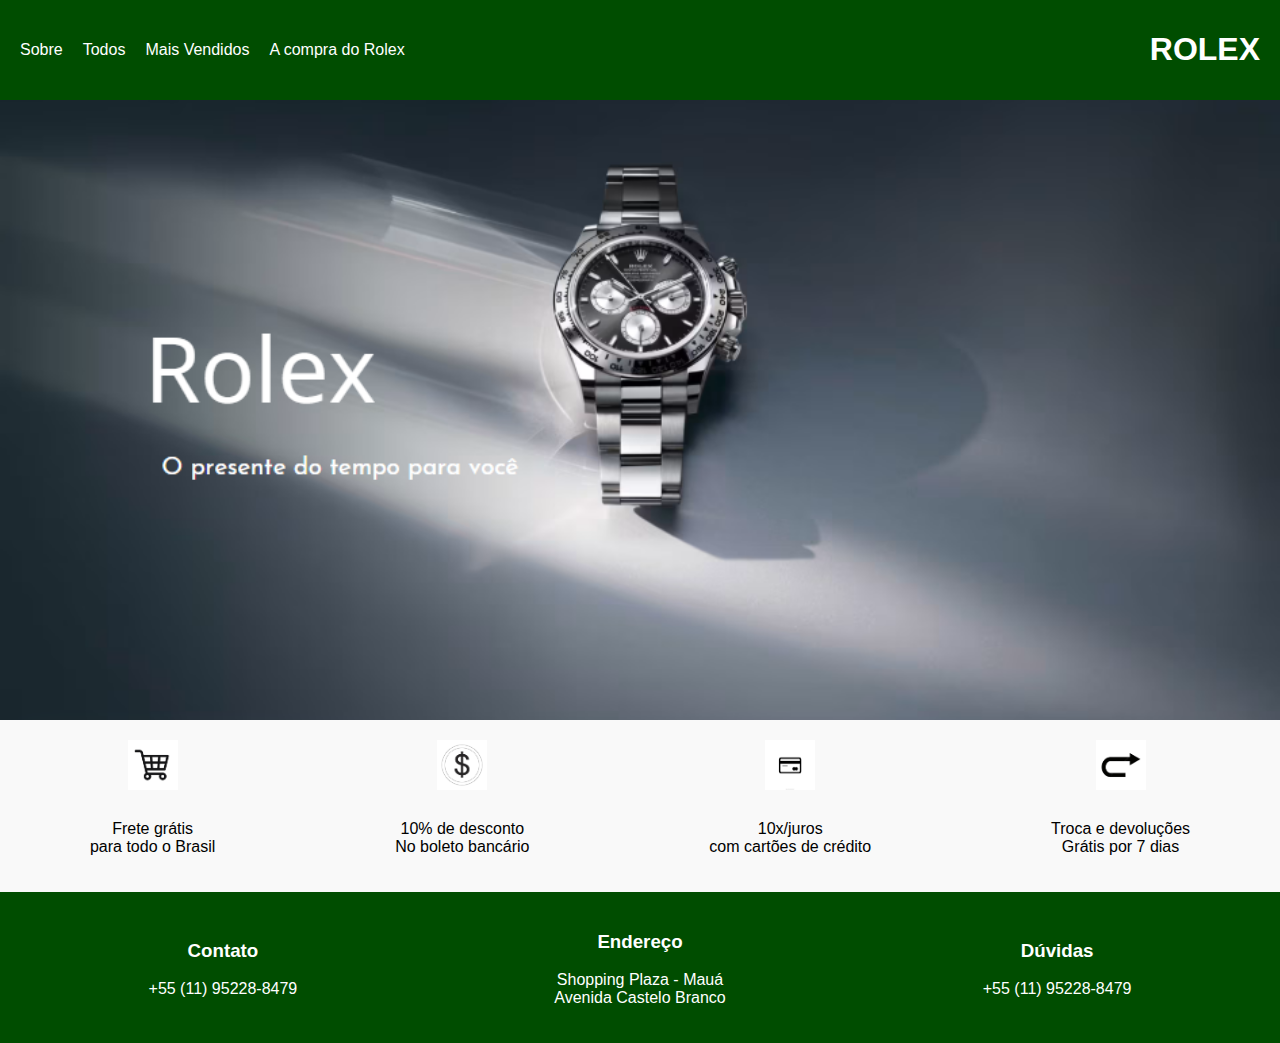
<file: index.html>
<!DOCTYPE html>
<html lang="pt-BR">
<head>
    <meta charset="UTF-8">
    <meta name="viewport" content="width=device-width, initial-scale=1.0">
    <title>Rolex - Página Inicial</title>
    <link rel="stylesheet" href="style/styles.css">
</head>
<body>

    <header>
        <nav class="navbar">
            <ul class="menu">
                <li><a href="sobre.html">Sobre</a></li>
                <li><a href="Todos.html">Todos</a></li>
                <li><a href="Mais vendidos.html">Mais Vendidos</a></li>
                <li><a href="Compra.html">A compra do Rolex</a></li>
            </ul>
            <div class="logo">
                <h1>ROLEX</h1>
            </div>
         
          
            
        </nav>
    </header>

   
    <section class="banner">
       
    </section>

    <section class="benefits">
        <div class="benefit-item"> 
            <img src="img/carrinho.png" alt="Frete Grátis">
            <p>Frete grátis<br>para todo o Brasil</p>
        </div>
        <div class="benefit-item">
            <img src="img/cifrão.png" alt="10% de desconto">
            <p>10% de desconto<br>No boleto bancário</p>
        </div>
        <div class="benefit-item">
            <img src="img/cartão.png" alt="10x sem juros">
            <p>10x/juros<br>com cartões de crédito</p>
        </div>
        <div class="benefit-item">
            <img src="img/Seta.png" alt="Trocas e devoluções">
            <p>Troca e devoluções<br>Grátis por 7 dias</p>
        </div>
    </section>

   

    <footer>
        <div class="footer-section">
            <h3>Contato</h3>
            <p> +55 (11) 95228-8479</p>
        </div>
        <div class="footer-section">
            <h3>Endereço</h3>
            <p>Shopping Plaza - Mauá<br>Avenida Castelo Branco</p>
        </div>
        <div class="footer-section">
            <h3>Dúvidas</h3>
            <p> +55 (11) 95228-8479</p>
        </div>
        
    </footer>
</body>
</html>
</file>
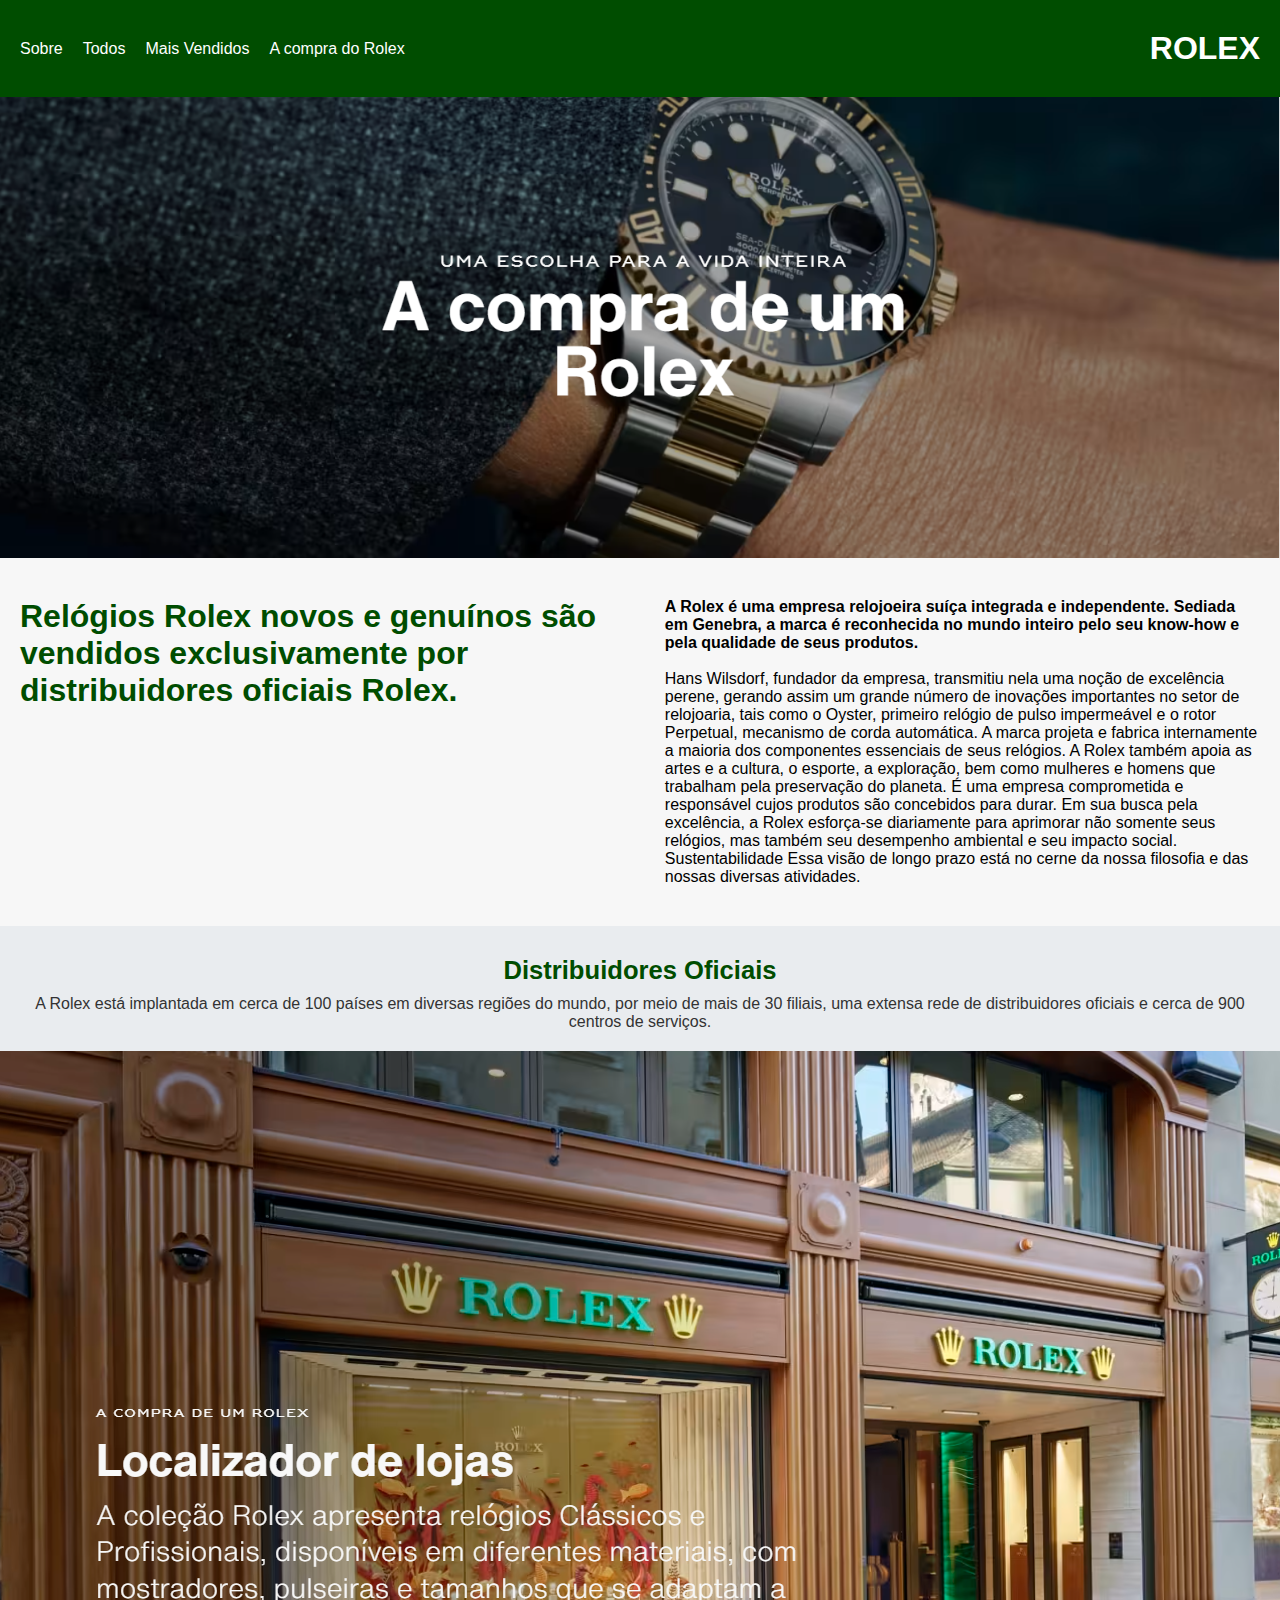
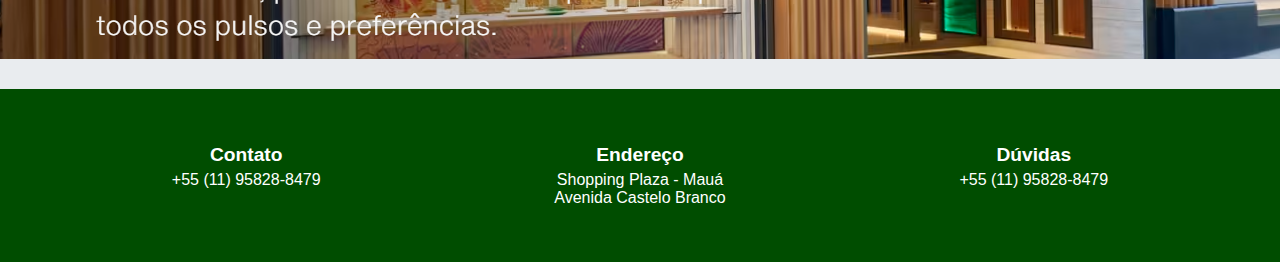
<file: Compra.html>
<!DOCTYPE html>
<html lang="pt-BR">
<head>
    <meta charset="UTF-8">
    <meta name="viewport" content="width=device-width, initial-scale=1.0">
    <title>Compra de um Rolex</title>
    <link rel="stylesheet" href="style/Compra.css">
</head>
<body>
   
    <header>
        <nav class="navbar">
            <ul class="menu">
                <li><a href="sobre.html">Sobre</a></li>
                <li><a href="Todos.html">Todos</a></li>
                <li><a href="Mais vendidos.html">Mais Vendidos</a></li>
                <li><a href="#compra">A compra do Rolex</a></li>
            </ul>
            <div class="image-container">
                <a href="index.html">
                <h1>ROLEX</h1>
                </a>
            </div>
         
        </nav>
    </header>

    <section class="banner">
       <img src="img/ComprarRolex.png" alt="Comprando um Rolex">
    </section>

    
    <section class="about">
        <div class="text-left">
            <h1>Relógios Rolex novos e genuínos são vendidos exclusivamente por distribuidores oficiais Rolex.
            </h1>
        </div>
        <div class="text-right">
            <strong>A Rolex é uma empresa relojoeira suíça integrada e independente. Sediada em Genebra, a marca é reconhecida no mundo inteiro pelo seu know-how e pela qualidade de seus produtos.</strong>
            <br><br>
            <p>Hans Wilsdorf, fundador da empresa, transmitiu nela uma noção de excelência perene, gerando assim um grande número de inovações importantes no setor de relojoaria, tais como o Oyster, primeiro relógio de pulso impermeável e o rotor Perpetual, mecanismo de corda automática. A marca projeta e fabrica internamente a maioria dos componentes essenciais de seus relógios. A Rolex também apoia as artes e a cultura, o esporte, a exploração, bem como mulheres e homens que trabalham pela preservação do planeta. É uma empresa comprometida e responsável cujos produtos são concebidos para durar. Em sua busca pela excelência, a Rolex esforça-se diariamente para aprimorar não somente seus relógios, mas também seu desempenho ambiental e seu impacto social.

                Sustentabilidade
                Essa visão de longo prazo está no cerne da nossa filosofia e das nossas diversas atividades.
                </p>
        </div>
    </section>

    
    <section class="official-distributors">
        <h2>Distribuidores Oficiais</h2>
        <p>
            A Rolex está implantada em cerca de 100 países em diversas regiões do mundo, por meio de mais de 30 filiais,
            uma extensa rede de distribuidores oficiais e cerca de 900 centros de serviços.
        </p>
        <div class="images">
            <img src="img/bannerOutro.png" alt="Distribuidor Oficial 1">
        </div>
    </section>

    
    <footer class="footer">
        <div>
            <h3>Contato</h3>
            <p>+55 (11) 95828-8479</p>
        </div>
        <div>
            <h3>Endereço</h3>
            <p>Shopping Plaza - Mauá<br>Avenida Castelo Branco</p>
        </div>
        <div>
            <h3>Dúvidas</h3>
            <p>+55 (11) 95828-8479</p>
        </div>
    </footer>
</body>
</html>
</file>
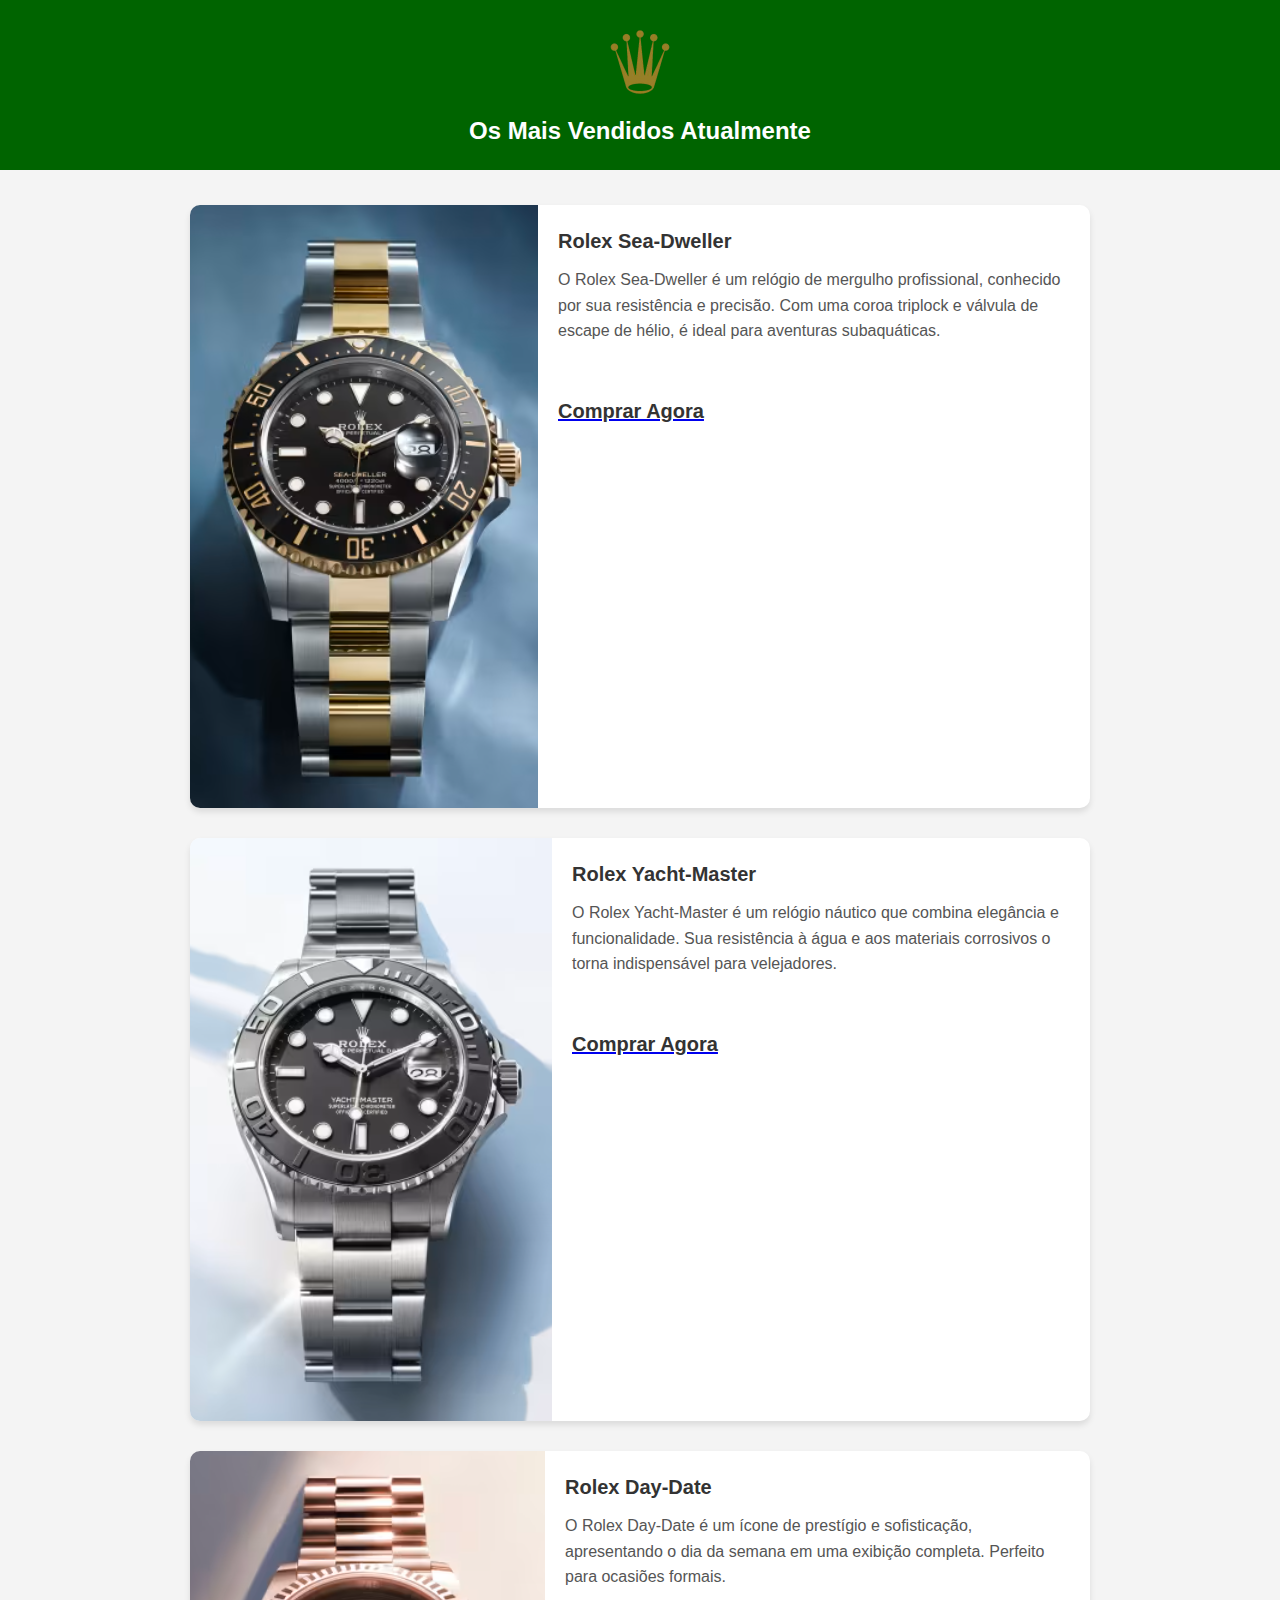
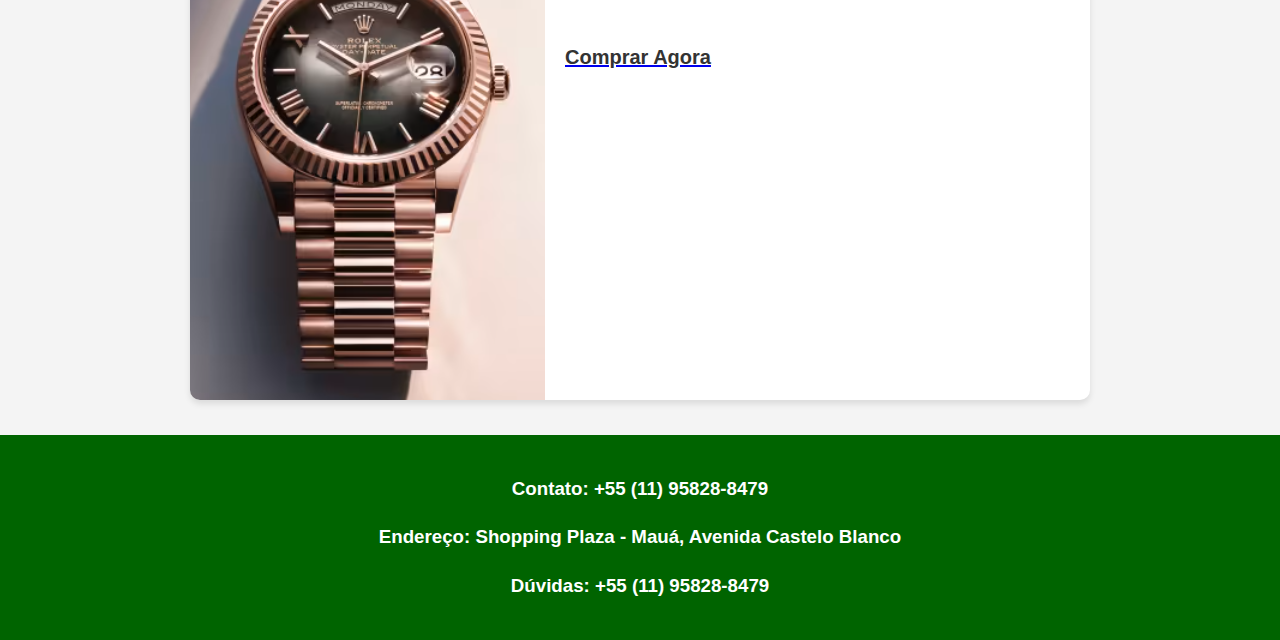
<file: Mais vendidos.html>
<!DOCTYPE html>
<html lang="pt-BR">
<head>
    <meta charset="UTF-8">
    <meta name="viewport" content="width=device-width, initial-scale=1.0">
    <title>Os Mais Vendidos</title>
    <link rel="stylesheet" href="style/Mais vendidos.css">
</head>
<body>
    <header>
        <div class="coroa">
            <a href="index.html">
            <img src="img/Coroa.png">
            </a>
        </div>
              <h1>Os Mais Vendidos Atualmente</h1>
    </header>

    <div class="container">
        <div class="card">
            <img src="img/Sea-Dweller.png" alt="Rolex Sea-Dweller">
            <div class="card-content">
                <h2>Rolex Sea-Dweller</h2>
                <p>O Rolex Sea-Dweller é um relógio de mergulho profissional, conhecido por sua resistência e precisão. Com uma coroa triplock e válvula de escape de hélio, é ideal para aventuras subaquáticas.</p>
                <br><br>
                <a href="Pagamento.html">
                <h2>Comprar Agora</h2>
                </a>
            </div>
        </div>

        <div class="card">
            <img src="img/Tacht-Master.png" alt="Rolex Yacht-Master">
            <div class="card-content">
                <h2>Rolex Yacht-Master</h2>
                <p>O Rolex Yacht-Master é um relógio náutico que combina elegância e funcionalidade. Sua resistência à água e aos materiais corrosivos o torna indispensável para velejadores.</p>
                <br><br>
                <a href="Pagamento.html">
                <h2>Comprar Agora</h2>
                </a>
            </div>
        </div>

        <div class="card">
            <img src="img/Day-Date.png" alt="Rolex Day-Date">
            <div class="card-content">
                <h2>Rolex Day-Date</h2>
                <p>O Rolex Day-Date é um ícone de prestígio e sofisticação, apresentando o dia da semana em uma exibição completa. Perfeito para ocasiões formais.</p>
                <br><br>
                <a href="Pagamento.html">
                <h2>Comprar Agora</h2>
                </a>
            </div>
        </div>
    </div>

    <footer>
        <div class="footer">
            <h3>Contato: +55 (11) 95828-8479</h3>
            <h3>Endereço: Shopping Plaza - Mauá,
                Avenida Castelo Blanco</h3>
            <h3>Dúvidas: +55 (11) 95828-8479</h3>
        </div>
    </footer>
</body>
</html>
</file>
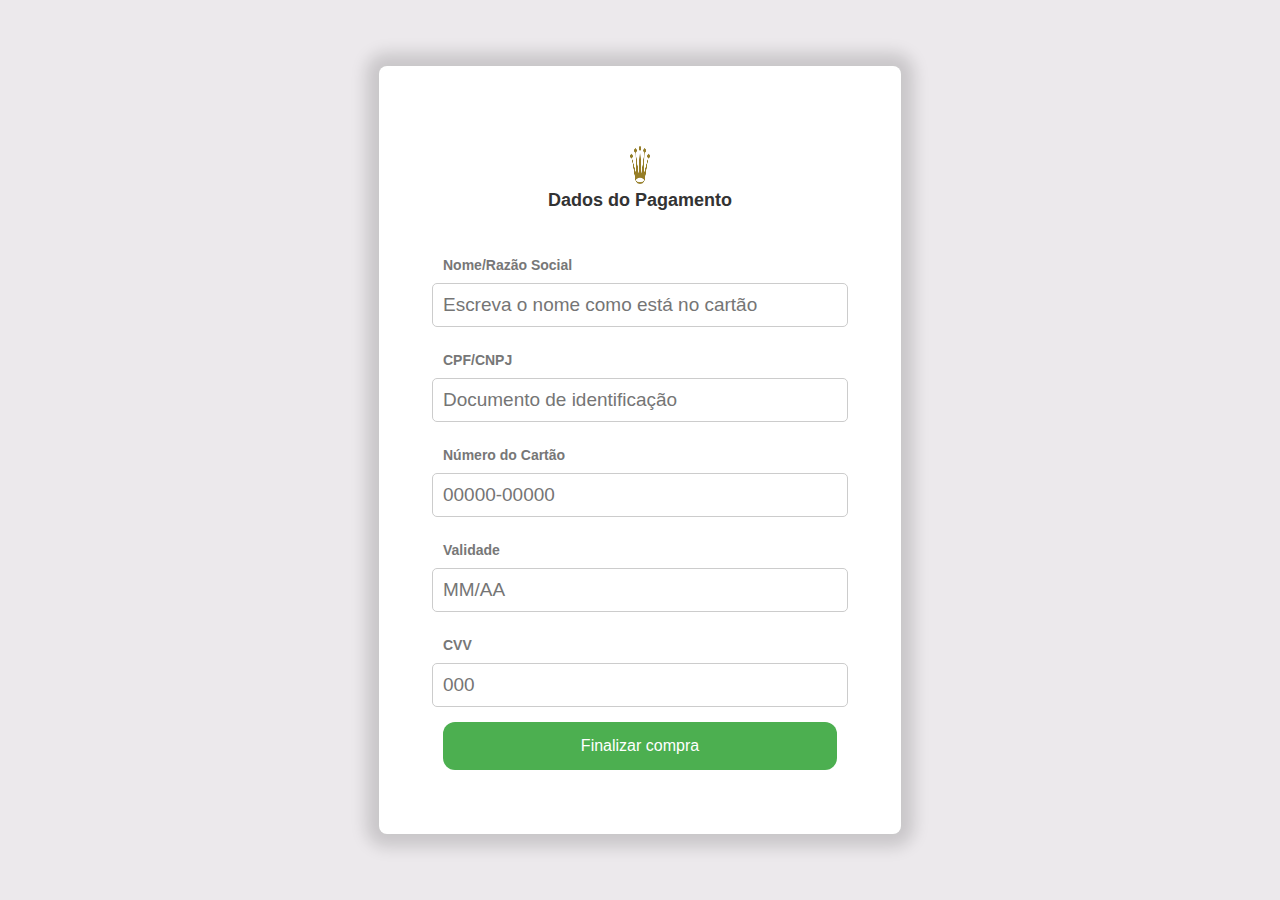
<file: Pagamento.html>
<!DOCTYPE html>
<html lang="pt-br">
<head>
  <meta charset="UTF-8">
  <meta name="viewport" content="width=device-width, initial-scale=1.0">
  <link rel="stylesheet" href="style/Pagamento.css">
  <title>Dados do Pagamento</title>
</head>
<div class="payment-container">
    
    <div class="back-button" onclick="window.history.back();">
      <div class="image-container">
        <a href="index.html">
      <img src="img/Coroa.png" alt="Ícone de coroa" class="coroa-icon"></a>
      </div>
    </div>
    
<body>
  <div class="payment-container">
    <form>
      <h2>Dados do Pagamento</h2>
      <hr />
      <label for="nome">Nome/Razão Social</label>
      <input type="text" id="nome" placeholder="Escreva o nome como está no cartão" />
      <label for="cpf-pagamento">CPF/CNPJ</label>
      <input type="text" id="cpf-pagamento" placeholder="Documento de identificação" />
      <label for="cartao">Número do Cartão</label>
      <input type="text" id="cartao" placeholder="00000-00000" />
      <label for="validade">Validade</label>
      <input type="text" id="validade" placeholder="MM/AA" />
      <label for="cvv">CVV</label>
      <input type="text" id="cvv" placeholder="000" />
      <button class="btn-pulsante">Finalizar compra</button>
    </form>

    

  </div>

</body>
</html>
</file>
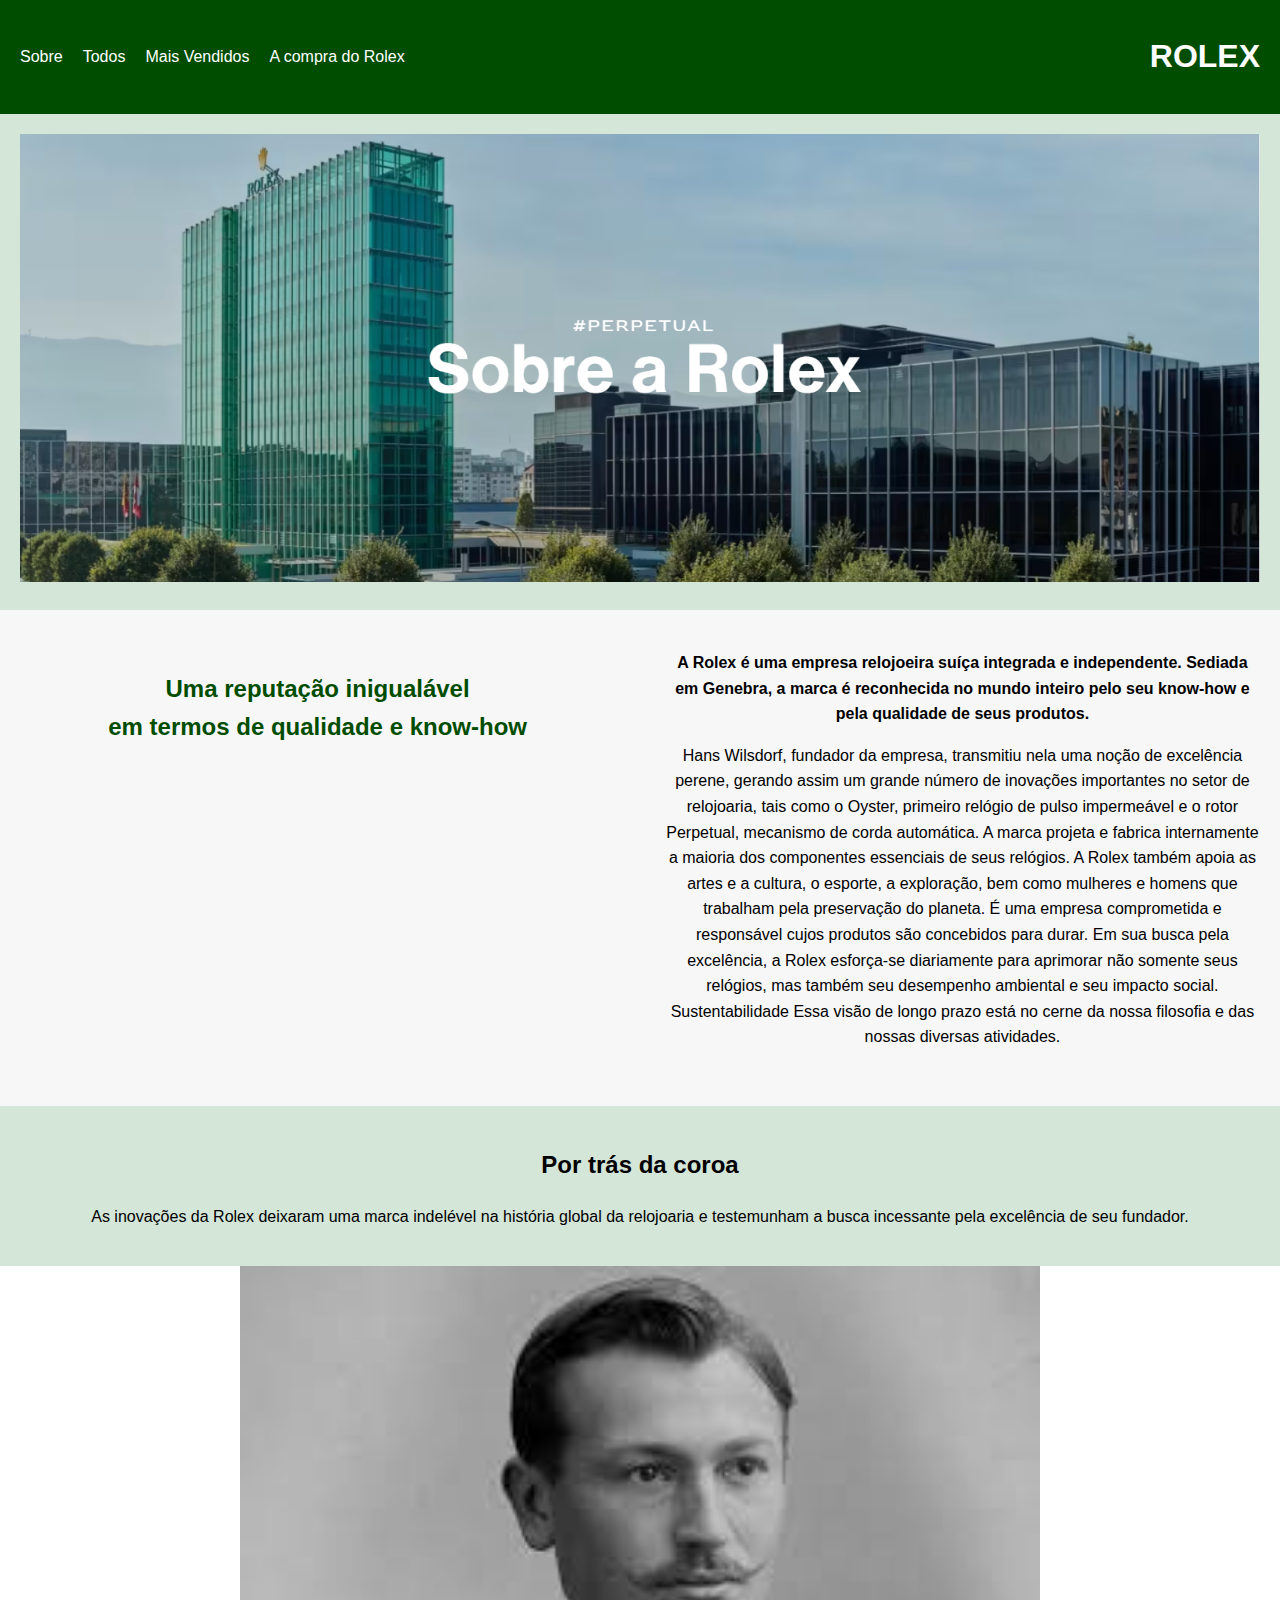
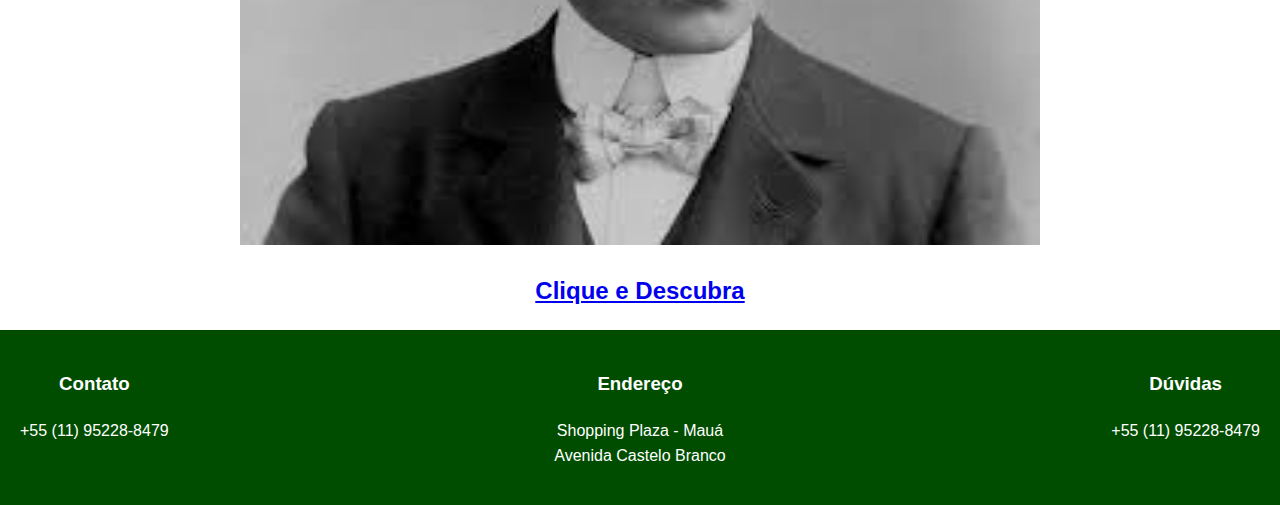
<file: sobre.html>
<!DOCTYPE html>
<html lang="pt-BR">
<head>
    <meta charset="UTF-8">
    <meta name="viewport" content="width=device-width, initial-scale=1.0">
    <title>Sobre a Rolex</title>
    <link rel="stylesheet" href="style/sobre.css">
</head>
<body>
  <center>
    <header>
        <nav class="navbar">
            <ul class="menu">
                <li><a href="#sobre">Sobre</a></li>
                <li><a href="Todos.html">Todos</a></li>
                <li><a href="Mais vendidos.html">Mais Vendidos</a></li>
                <li><a href="Compra.html">A compra do Rolex</a></li>
            </ul>
            <div class="image-container">
                <a href="index.html">
                <h1>ROLEX</h1>
                </a>
            </div>

        </nav>
    </header>

   
    <section class="main-banner">
        <img src="img/Sobre.png" alt="Prédio Rolex">
    </section>

   
    <section class="about">
        <div class="text-left">
            <h2>Uma reputação inigualável<br>em termos de qualidade e know-how</h2>
        </div>
        <div class="text-right">
            <strong>A Rolex é uma empresa relojoeira suíça integrada e independente. Sediada em Genebra, a marca é reconhecida no mundo inteiro pelo seu know-how e pela qualidade de seus produtos.</strong>
            <p>Hans Wilsdorf, fundador da empresa, transmitiu nela uma noção de excelência perene, gerando assim um grande número de inovações importantes no setor de relojoaria, tais como o Oyster, primeiro relógio de pulso impermeável e o rotor Perpetual, mecanismo de corda automática. A marca projeta e fabrica internamente a maioria dos componentes essenciais de seus relógios. A Rolex também apoia as artes e a cultura, o esporte, a exploração, bem como mulheres e homens que trabalham pela preservação do planeta. É uma empresa comprometida e responsável cujos produtos são concebidos para durar. Em sua busca pela excelência, a Rolex esforça-se diariamente para aprimorar não somente seus relógios, mas também seu desempenho ambiental e seu impacto social.

                Sustentabilidade
                Essa visão de longo prazo está no cerne da nossa filosofia e das nossas diversas atividades.
                </p>
        </div>
    </section>

    <div class="main-banner">
        <h2>Por trás da coroa</h2>
        <p>As inovações da Rolex deixaram uma marca indelével na história global da relojoaria e testemunham a busca incessante pela excelência de seu fundador.</p>
    </div>

    <section class="logo">      
        <img src="img/Criador.png" alt="Hans Wilsdorf">

        <div class="efeito">
            <a href="video.html"><h2>Clique e Descubra</h2></a>
                
        </div>
    </section>

    
    <footer>
        <div class="footer-section">
            <h3>Contato</h3>
            <p> +55 (11) 95228-8479</p>
        </div>
        <div class="footer-section">
            <h3>Endereço</h3>
            <p>Shopping Plaza - Mauá<br>Avenida Castelo Branco</p>
        </div>
        <div class="footer-section">
            <h3>Dúvidas</h3>
            <p> +55 (11) 95228-8479</p>
            <br>
           
        </div>
        

    </center>
    </footer>

</body>
</html>
</file>
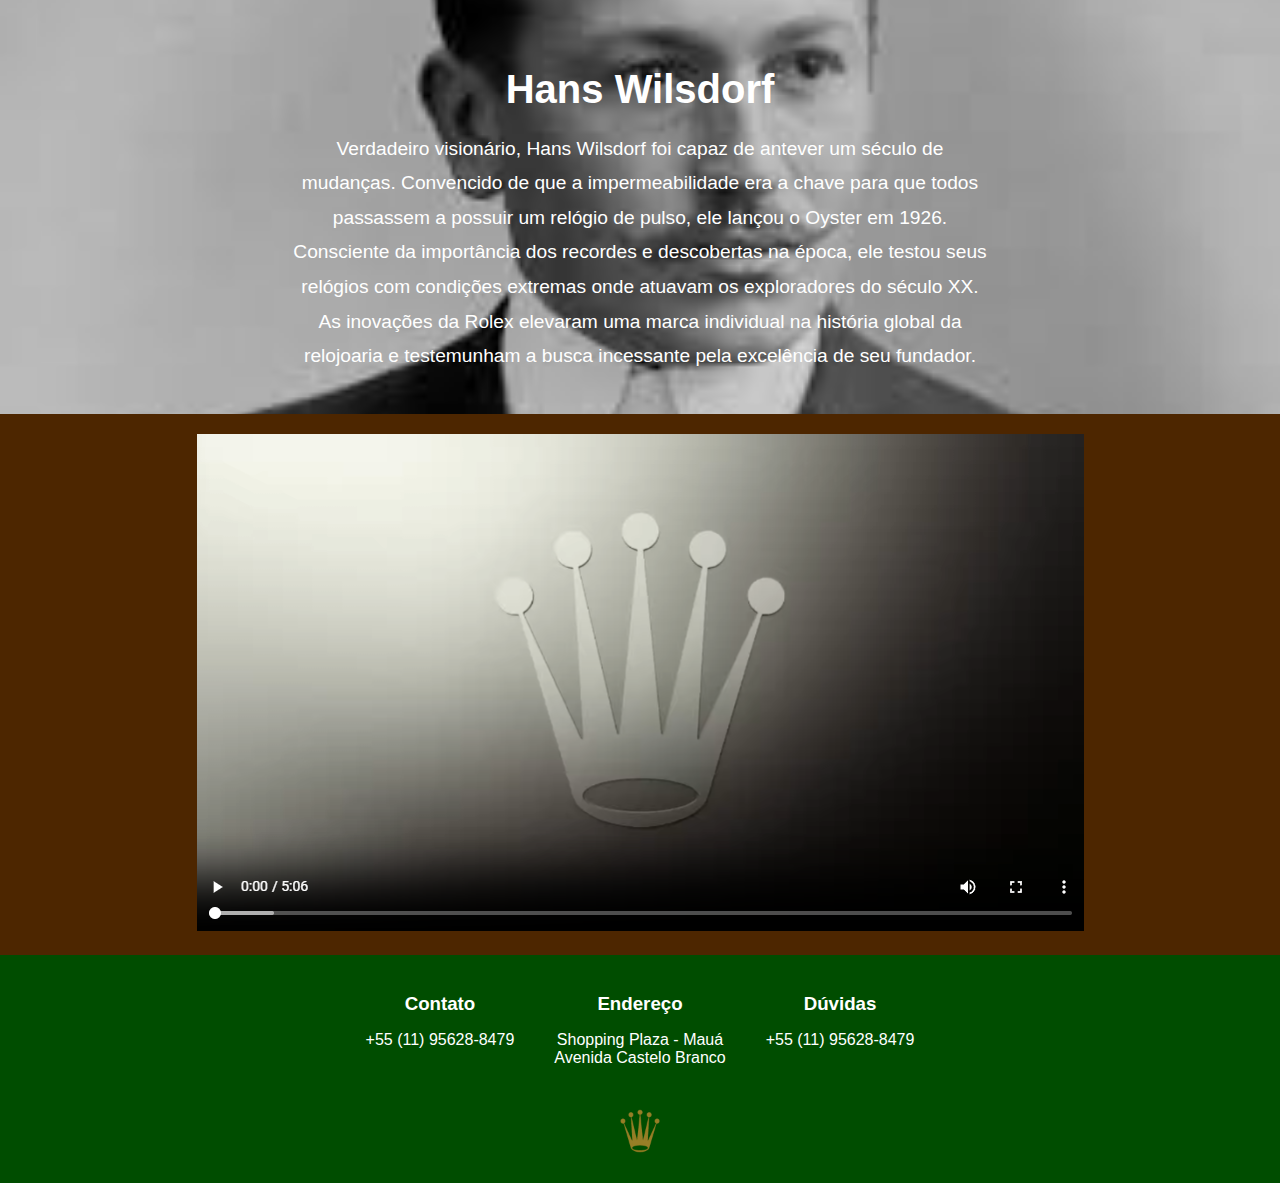
<file: video.html>
<!DOCTYPE html>
<html lang="pt">
<head>
    <meta charset="UTF-8">
    <meta name="viewport" content="width=device-width, initial-scale=1.0">
    <title>Hans Wilsdorf - Rolex</title>
    <link rel="stylesheet" href="style/video.css">
</head>
<body>
    <header class="texto-container">
        <div class="hero-content">         
            <h1>Hans Wilsdorf</h1>
            <p>
                Verdadeiro visionário, Hans Wilsdorf foi capaz de antever um século de mudanças. Convencido de que a
                impermeabilidade era a chave para que todos passassem a possuir um relógio de pulso, ele lançou o Oyster em 1926.
                Consciente da importância dos recordes e descobertas na época, ele testou seus relógios com condições extremas
                onde atuavam os exploradores do século XX. As inovações da Rolex elevaram uma marca individual na história global
                da relojoaria e testemunham a busca incessante pela excelência de seu fundador.
            </p>
        </div>
    </header>

    <section class="video-container">
        <img src="img/videoimage.png" controls>
    </section>

    <footer>
        <div class="info">
            <div>
                <h3>Contato</h3>
                <p>+55 (11) 95628-8479</p>
            </div>
            <div>
                <h3>Endereço</h3>
                <p>Shopping Plaza - Mauá<br>Avenida Castelo Branco</p>
            </div>
            <div>
                <h3>Dúvidas</h3>
                <p>+55 (11) 95628-8479</p>
            </div>
        </div>
        <div class="logo">
            <a href="index.html">
                <img src="img/Coroa.png" alt="Página Inicial">
            </a>
        </div>
    </footer>
</body>
</html>
</file>
<file: style/styles.css>
html {
    scroll-behavior: smooth;
}


body {
    margin: 0;
    font-family: Arial, sans-serif;
}

.navbar {
    display: flex;
    justify-content: space-between;
    align-items: center;
    background-color: #004d00;
    padding: 10px 20px;
    color: white;
}

.menu {
    list-style: none;
    display: flex;
    gap: 20px;
    margin: 0;
    padding: 0;
}

.menu li a {
    color: white;
    text-decoration: none;
}

.banner {
    width: 100%;
    height: 400px;
    background-size: cover;
    background-image: url(../img/banner_inicial.png);
    padding-top: 220px;
    background-position: center;
    display: flex;
    flex-direction: column;
    justify-content: center;
    align-items: center;
    color: white;
    text-align: center;
}

.banner h1 {
    font-size: 3rem;
    margin: 0;
}

.banner p {
    font-size: 1.5rem;
    margin: 10px 0;
}

.benefits {
    display: flex;
    justify-content: space-around;
    align-items: center;
    background-color: #f9f9f9;
    padding: 20px 0;
}

.benefit-item {
    text-align: center;
}

.benefit-item img {
    width: 50px;
    height: auto;
    margin-bottom: 10px;
}


footer {
    display: flex;
    justify-content: space-around;
    align-items: center;
    background-color: #004d00;
    color: white;
    padding: 20px;

}

.footer-section {
    text-align: center;
}
</file>
<file: style/Compra.css>
* {
    margin: 0;
    padding: 0;
    box-sizing: border-box;
}

body {
    font-family: Arial, sans-serif;
}


.header {
    display: flex;
    justify-content: space-between;
    align-items: center;
    background-color: #004d00;
    padding: 10px 20px;
    color: white;
}

.banner {
  
    background-size: cover;
    background-position: center;
    display: flex;
    flex-direction: column;
    justify-content: center;
    align-items: center;
    color: white;
    text-align: center;
}

.banner img {
    width: 100%;
    max-height: 100%;
    object-fit: cover;
}

.logo img {
    height: 40px;
}


.hero {
    text-align: center;
    padding: 40px 20px;
    background-color: #fff;
}

.hero h1 {
    color: #004d00;
    font-size: 1.8rem;
}

.hero h2 {
    color: #333;
    font-size: 1.5rem;
    margin: 10px 0;
}

.hero p {
    color: #666;
    font-size: 1rem;
    margin-top: 15px;
}


.official-distributors {
    text-align: center;
    padding: 30px 20px;
    background-color: #e9ecef;
}

.official-distributors h2 {
    color: #004d00;
    font-size: 1.6rem;
    margin-bottom: 10px;
}

.official-distributors p {
    color: #333;
    margin-bottom: 20px;
}

.images {
    display: flex;
    justify-content: center;
    
}

.images img {
    width: 200px;
    border-radius: 10px;
    position: center;
    width: 2000px;
}


.footer {
    display: flex;
    justify-content: space-around;
    background-color: #004d00;
    color: white;
    padding: 55px;
    text-align: center;
}

.footer h3 {
    font-size: 1.2rem;
    margin-bottom: 5px;
}

.footer p {
    font-size: 1rem;
}

.navbar {
    display: flex;
    justify-content: space-between;
    align-items: center;
    background-color: #004d00;
    padding: 30px 20px;
    color: white;
}

.menu {
    list-style: none;
    display: flex;
    gap: 20px;
    margin: 0;
    padding: 0;
}

.menu li a {
    color: white;
    text-decoration: none;
}

.image-container a {
    color: white;
    text-decoration: none                           ;
}

.about {
    display: flex;
    justify-content: space-between;
    padding: 40px 20px;
    background-color: #f7f7f7;
}

.about .text-left h1 {
    color: #004d00;
    margin-bottom: 10px;
}

.about .text-left, .about .text-right {
    width: 48%;
}
</file>
<file: style/Mais vendidos.css>
body {
    margin: 0;
    font-family: Arial, sans-serif;
    line-height: 1.6;
}

header {
    background-color: #006400;
    color: white;
    text-align: center;
    padding: 20px 0;
}

header h1 {
    margin: 0;
    font-size: 24px;
}

.container {
    display: flex;
    flex-direction: column;
    align-items: center;
    padding: 20px;
    background-color: #f4f4f4;
}

.card {
    display: flex;
    background-color: white;
    margin: 15px 0;
    border-radius: 10px;
    overflow: hidden;
    box-shadow: 0 4px 6px rgba(0, 0, 0, 0.1);
    max-width: 900px;
    width: 100%;
}

.card img {
    width: 50%;
    object-fit: cover;
}

.card-content {
    padding: 20px;
}

.card-content h2 {
    margin: 0 0 10px;
    font-size: 20px;
    color: #333;
}

.card-content p {
    margin: 0;
    color: #555;
}

.footer {
    background-color: #006400;
    color: white;
    text-align: center;
    padding: 20px 0;
}

.footer div {
    display: flex;
    justify-content: space-around;
    align-items: center;
    max-width: 900px;
    margin: 0 auto;
}

.footer div p {
    margin: 0;
    font-size: 16px; /* Tamanho mais uniforme */
    line-height: 1.5; /* Melhora o espaçamento entre linhas */
    text-align: center; /* Centraliza os textos */
}

.footer div p span {
    font-weight: bold; /* Dá destaque ao texto */
}

.coroa {
    display: flex;
    justify-content: center;
    align-items: center;
}

.coroa img {
    width: 150px;
    height: auto;
}
</file>
<file: style/Pagamento.css>
body {
    font-family: Arial, sans-serif;
    margin: 0;
    padding: 0;
    background-color: #f4f4f4;
  }
  
  .container {
    display: flex;
    width: 800px;
    margin: 20px auto;
    background-color: #d6d6d6;
    box-shadow: 0 4px 6px rgba(0, 0, 0, 0.1);
  }
  
  .left-side {
    flex: 1;
    display: flex;
    flex-direction: column;
    justify-content: center;
    align-items: center;
    background-color: #fff; 
    padding: 20px;
  }
  
  .image-container {
    padding: 20px;
    border-radius: 10px; 
  }
  
  .left-side img {
    max-width: 300px; 
    height: auto;
    margin-bottom: 20px;
  }
  
  .right-side {
    flex: 1;
    padding: 20px;
    background-color: #d6d6d6; 
  }
  
  form h2 {
    font-size: 18px;
    color: #333;
  }
  
  form hr {
    border: none;
    border-top: 1px solid #000;
    margin: 10px 0;
  }
  
  form label {
    display: block;
    margin-top: 10px;
    font-size: 14px;
    font-weight: bold;
  }
  
  form input {
    width: 100%;
    padding: 10px;
    margin-top: 5px;
    margin-bottom: 15px;
    border: 1px solid #ccc;
    border-radius: 5px;
  }
  
  form .payment-button {
    width: 100%;
    padding: 10px;
    background-color: #f28500;
    color: #fff;
    border: none;
    border-radius: 5px;
    font-weight: bold;
    cursor: pointer;
  }
  
  form .payment-button:hover {
    background-color: #e07600;
  }
  
  

body {
    min-height: 100vh;
    background: #ece9ec;
    font-family: sans-serif;
    display: flex;
    justify-content: center;
    align-items: center;
}

.container {
    display: flex;
    width: 100%;
    height: 100vh;
}

.left-side {
    flex: 1;
    background: #faf9fc;
    display: flex;
    justify-content: center;
    align-items: center;
    padding: 2rem;
    text-align: center;
}

.right-side {
    flex: 1;
    display: flex;
    justify-content: center;
    align-items: center;
}

form {
    display: flex;
    flex-direction: column;
    align-items: center;
    width: 100%;
    max-width: 28rem;
    background: #fff;
    padding: 4rem;
    border-radius: 0.5rem;
    box-shadow: 0 0 1rem 0.8rem rgba(0, 0, 0, 0.15);
}

p {
    font-size: 1.3125rem;
    font-weight: 700;
    color: black;
    margin-bottom: 5rem;
}

label {
    width: 100%;
    color: #777;
    align-self: flex-start;
    transition: 0.15s linear;
}

label:focus-within {
    color: #68229b;
}

input {
    font-size: 1.18575rem;
    color: #404040;
    padding: 1rem 0 0.5rem 0;
    width: 100%;
    border: none;
    border-color: #f5efef;
    border-bottom-width: 1px;
    border-bottom-style: dotted;
    margin-bottom: 3rem;
    transition: 0.15s linear;
}

input:focus {
    outline: none;
    border-color: #8d3dc8;
}

.btn-pulsante {
    background-color: #4CAF50; 
    border: none;              
    color: white;              
    padding: 15px 32px;        
    text-align: center;      
    text-decoration: none;     
    display: inline-block;     
    font-size: 16px;           
    cursor: pointer;          
    border-radius: 12px;      
    transition: transform 0.3s;
}


.btn-pulsante:hover {
    animation: pulsar 1s infinite; 
}



body {
    font-family: Arial, sans-serif;
    margin: 0;
    padding: 0;
    display: flex;
    justify-content: center;
    align-items: center;
    height: 100vh;
  }
  
  .payment-container {
    display: flex;
    flex-direction: column;
    align-items: center;
  }
  
  .payment-form {
    position: relative;
    background-color: #f0f0f0;
    padding: 20px;
    border-radius: 8px;
    box-shadow: 0 4px 8px rgba(0, 0, 0, 0.1);
    width: 300px;
    text-align: center;
  }
  
  .back-button {
    position: absolute;
    top: 120px; 
    left: 50%;
    transform: translateX(-50%); 
    cursor: pointer;
  }
  
  .coroa-icon {
    width: 50px;
    height: 50px;
  }
  
  h2 {
    margin-top: 60px; 
  }
  
  label {
    display: block;
    margin-bottom: 5px;
  }
  
  input {
    width: 100%;
    padding: 10px;
    margin-bottom: 15px;
    border: 1px solid #ccc;
    border-radius: 4px;
  }
  
  button {
    width: 100%;
    padding: 10px;
    background-color: #FF8C00;
    border: none;
    color: white;
    font-size: 16px;
    border-radius: 4px;
    cursor: pointer;
  }
  
  button:hover {
    background-color: #e07a00;
  }

  .image-container a {
    color: white;
    text-decoration: none                           ;
}
</file>
<file: style/sobre.css>
body {
    margin: 0;
    padding: 0;
    font-family: Arial, sans-serif;
    line-height: 1.6;
    overflow-x: hidden;
    margin: 0;
    padding: 0;
}

header {
    background-color: #004d00;
  
    box-sizing: border-box;
    max-width: 100%;
}

.container {
    width: 700px;
    margin-left: auto;
    margin: right;
}

.navbar {
    display: flex;
    justify-content: space-between;
    align-items: center;
    background-color: #004d00;
    padding: 10px 20px;
    color: white;
}

.menu {
    list-style: none;
    display: flex;
    gap: 20px;
    margin: 0;
    padding: 0;
}

.menu li a {
    color: white;
    text-decoration: none;
}


.main-banner {
    text-align: center;
    background-color: #d4e6d8;
    padding: 20px;
    width: 95,5%;
}

.main-banner h1 {
    margin-bottom: 10px;
    color: #004d00;
}

.main-banner img {
    width: 100%;
    max-height: 100%;
    object-fit: cover;
    position: center;
}


.about {
    display: flex;
    justify-content: space-between;
    padding: 40px 20px;
    background-color: #f7f7f7;
}

.about .text-left h2 {
    color: #004d00;
    margin-bottom: 10px;
}

.about .text-left, .about .text-right {
    width: 48%;
}


footer {
    display: flex;
    justify-content: space-between;
    background-color: #004d00;
    color: white;
    padding: 20px;
    gap: 40px;
}

footer .footer-section {
    text-align: center;
  
}

.logo{
    
    position: center;
    transition: transform 0.3s ease;
    
    
}

.logo img {
    position: center;
    width: 800px;
    height: auto;
    object-fit: cover;
    
}

.efeito {
   
    cursor: pointer;
    transition: transform 0.3s ease;
}

.efeito:hover {
    transform: scale(1.2);
}

.image-container a {
    color: white;
    text-decoration: none                           ;
}
</file>
<file: style/video.css>
body {
    margin: 0;
    font-family: Arial, sans-serif;
    color: #ffffff;
    background-color: #000; 
}

.texto-container {
    background-image: url(../img/Criador.png); 
    background-size: cover;
    background-position: center;
    background-repeat: no-repeat;
    text-align: center;
    padding: 40px 20px;
    max-height: 100%;
    color: white;
}

.hero-content h1 {
    font-size: 2.5rem;
    margin-bottom: 20px;
}

.hero-content p {
    max-width: 700px;
    margin: 0 auto;
    font-size: 1.2rem;
    line-height: 1.8;
}

.video-container {
    text-align: center;
    padding: 20px;
    background: #4d2600; 
}

.video-container video {
    max-width: 100%;
    border-radius: 10px;
}

footer {
    background: #004d00;
    padding: 20px;
    text-align: center;
    color: white;
}

.info {
    display: flex;
    flex-wrap: wrap;
    justify-content: center;
    gap: 40px;
    margin-bottom: 20px;
}

.info div h3 {
    margin-bottom: 10px;
}

.logo img {
    width: 100px;
    cursor: pointer;
    transition: transform 0.3s ease;
}

.logo img:hover {
    transform: scale(1.2);
}
</file>
